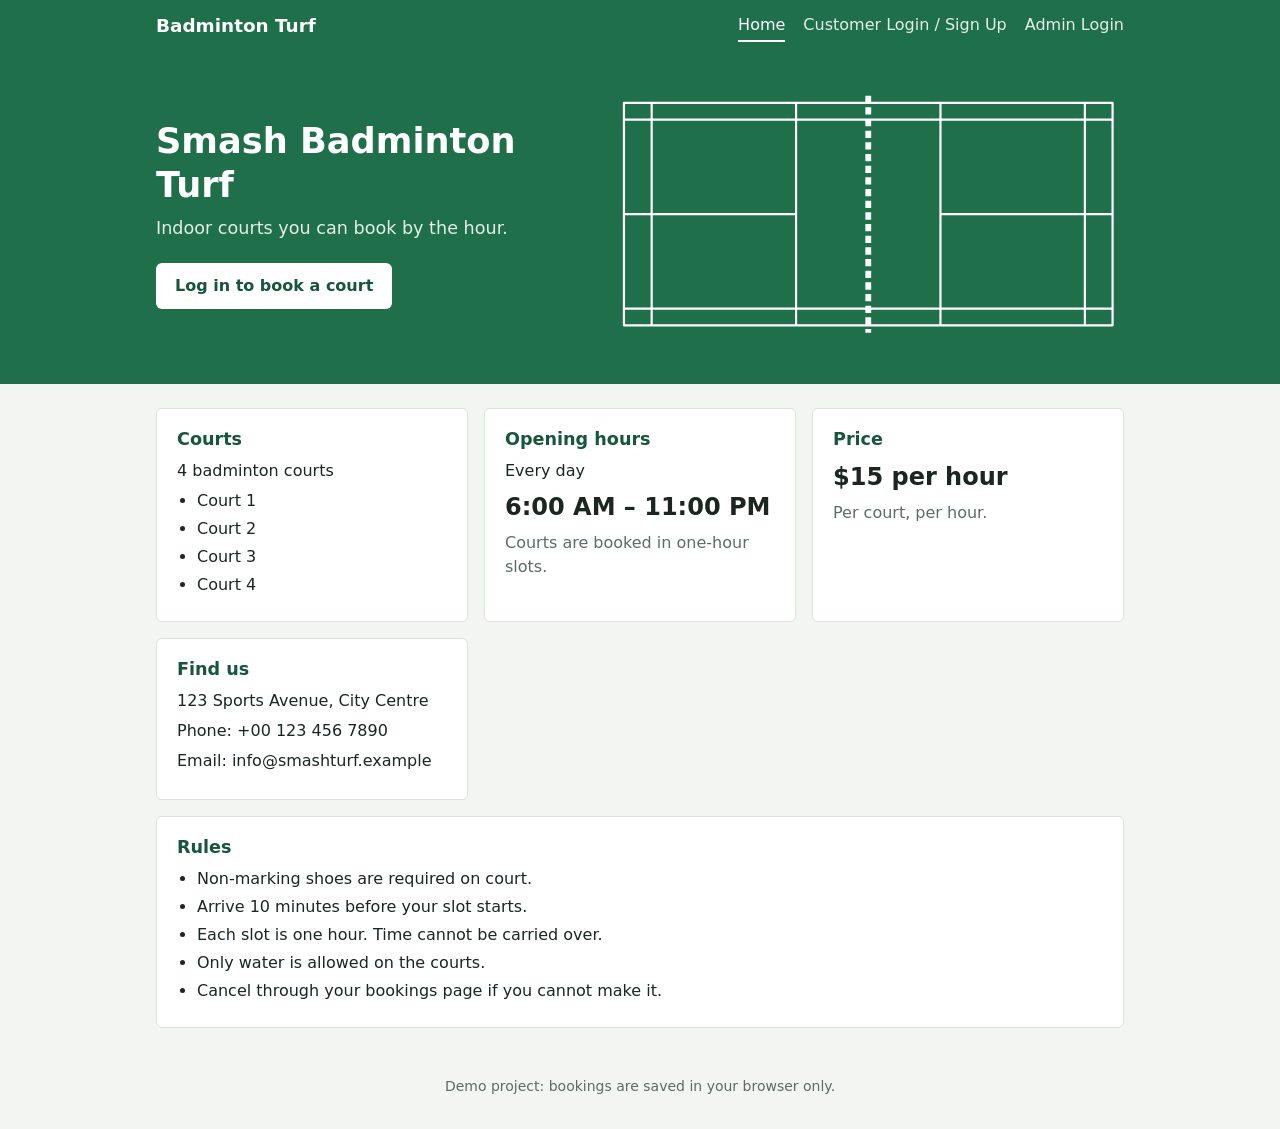
<file: files/index.html>
<!DOCTYPE html>
<html lang="en">
<head>
  <meta charset="UTF-8">
  <meta name="viewport" content="width=device-width, initial-scale=1">
  <title>Badminton Turf</title>
  <link rel="stylesheet" href="common.css">
  <link rel="stylesheet" href="home.css">
</head>
<body>

  <header class="site-header">
    <div class="container header-inner">
      <a href="index.html" class="brand">Badminton Turf</a>
      <nav class="nav">
        <a href="index.html" class="active">Home</a>
        <a href="customer-login.html" id="nav-customer-login">Customer Login / Sign Up</a>
        <a href="booking.html" id="nav-booking" hidden>Book a Slot</a>
        <a href="admin-login.html" id="nav-admin">Admin Login</a>
        <button type="button" class="btn btn-light btn-sm" id="nav-logout" hidden>Logout</button>
      </nav>
    </div>
  </header>

  <!-- Hero: turf name, short line, main call to action, and a court drawing -->
  <section class="hero">
    <div class="container hero-inner">
      <div class="hero-text">
        <h1 id="turf-name">Badminton Turf</h1>
        <p id="turf-tagline"></p>
        <a href="customer-login.html" class="btn btn-hero" id="hero-cta">Log in to book a court</a>
      </div>

      <!-- Doubles court, drawn to scale (13.4 m x 6.1 m) -->
      <svg class="court-drawing" viewBox="-3 -3 140 67" role="img" aria-label="Badminton court layout">
        <g fill="none" stroke="#fff" stroke-width="0.6" stroke-linejoin="round">
          <rect x="0" y="0" width="134" height="61"/>                 <!-- boundary -->
          <line x1="0" y1="4.6" x2="134" y2="4.6"/>                   <!-- singles side lines -->
          <line x1="0" y1="56.4" x2="134" y2="56.4"/>
          <line x1="47.2" y1="0" x2="47.2" y2="61"/>                  <!-- short service lines -->
          <line x1="86.8" y1="0" x2="86.8" y2="61"/>
          <line x1="7.6" y1="0" x2="7.6" y2="61"/>                    <!-- doubles long service lines -->
          <line x1="126.4" y1="0" x2="126.4" y2="61"/>
          <line x1="0" y1="30.5" x2="47.2" y2="30.5"/>                <!-- centre lines -->
          <line x1="86.8" y1="30.5" x2="134" y2="30.5"/>
        </g>
        <line x1="67" y1="-2" x2="67" y2="63" stroke="#fff" stroke-width="1.6" stroke-dasharray="2 1.2"/>  <!-- net -->
      </svg>
    </div>
  </section>

  <main class="container">
    <div class="info-grid">

      <section class="card">
        <h2>Courts</h2>
        <p id="court-count"></p>
        <ul id="court-list"></ul>
      </section>

      <section class="card">
        <h2>Opening hours</h2>
        <p id="open-days"></p>
        <p class="big" id="open-hours"></p>
        <p class="muted">Courts are booked in one-hour slots.</p>
      </section>

      <section class="card">
        <h2>Price</h2>
        <p class="big" id="price"></p>
        <p class="muted">Per court, per hour.</p>
      </section>

      <section class="card">
        <h2>Find us</h2>
        <p id="address"></p>
        <p>Phone: <span id="phone"></span></p>
        <p>Email: <span id="email"></span></p>
      </section>

      <section class="card wide">
        <h2>Rules</h2>
        <ul id="rules-list"></ul>
      </section>

    </div>
  </main>

  <footer class="site-footer">Demo project: bookings are saved in your browser only.</footer>

  <script src="storage.js"></script>
  <script src="utils.js"></script>
  <script src="home.js"></script>
</body>
</html>
</file>
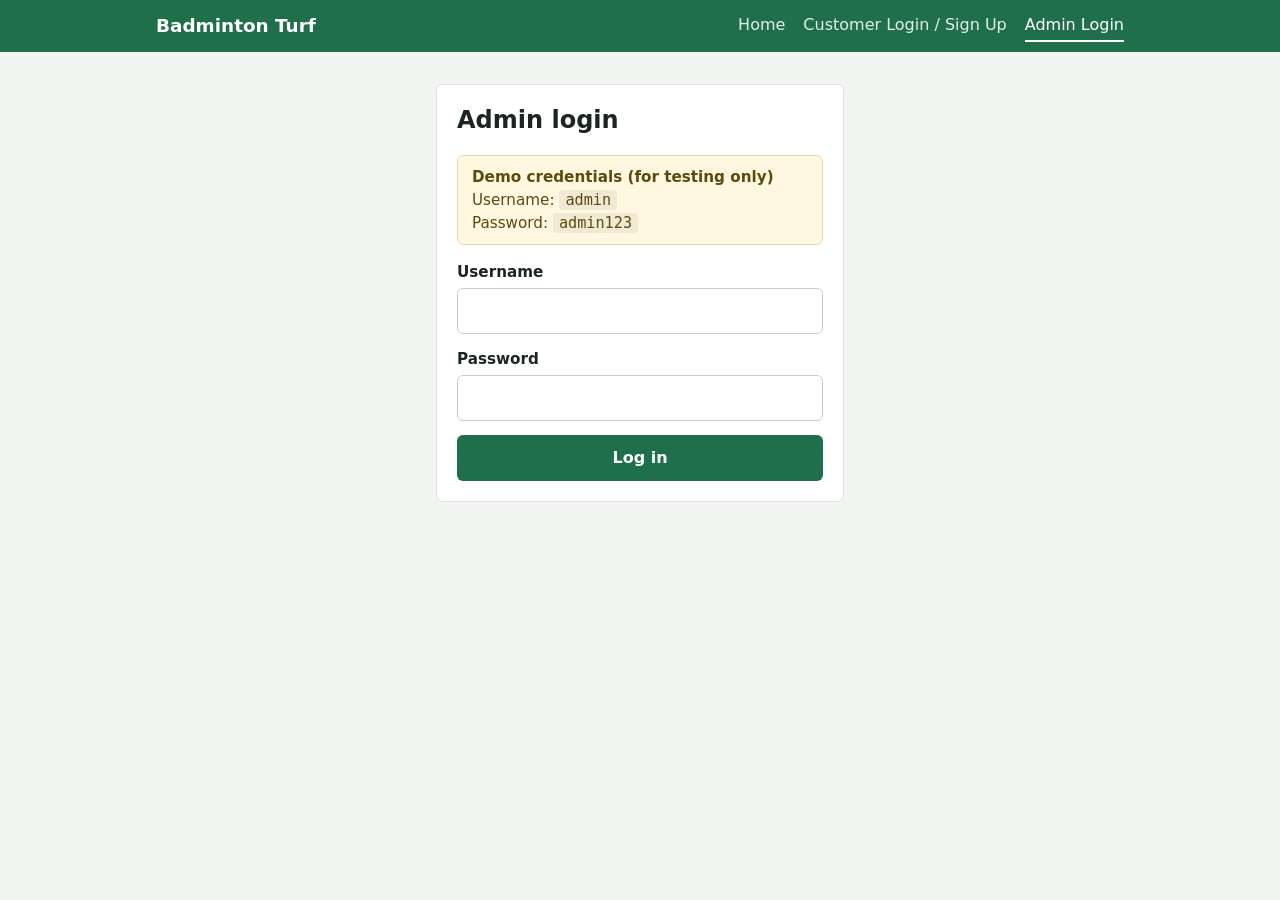
<file: files/admin-dashboard.html>
<!DOCTYPE html>
<html lang="en">
<head>
  <meta charset="UTF-8">
  <meta name="viewport" content="width=device-width, initial-scale=1">
  <title>Admin Dashboard</title>
  <link rel="stylesheet" href="common.css">
  <link rel="stylesheet" href="admin-dashboard.css">
</head>
<body>

  <header class="site-header">
    <div class="container header-inner">
      <a href="admin-dashboard.html" class="brand">Admin Dashboard</a>
      <nav class="nav">
        <a href="index.html">View site</a>
        <span class="nav-user">Logged in as admin</span>
        <button type="button" class="btn btn-light btn-sm" id="logout-btn">Logout</button>
      </nav>
    </div>
  </header>

  <!-- Hidden until admin-dashboard.js confirms an admin is logged in -->
  <main class="container" id="dashboard" hidden>

    <div class="stats">
      <div class="stat"><span class="stat-number" id="stat-total">0</span><span class="stat-label">All bookings</span></div>
      <div class="stat"><span class="stat-number" id="stat-confirmed">0</span><span class="stat-label">Confirmed</span></div>
      <div class="stat"><span class="stat-number" id="stat-completed">0</span><span class="stat-label">Completed</span></div>
      <div class="stat"><span class="stat-number" id="stat-cancelled">0</span><span class="stat-label">Cancelled</span></div>
    </div>

    <section class="card">
      <h2>Bookings</h2>

      <div class="filters">
        <div class="form-group">
          <label for="filter-date">Date</label>
          <input type="date" id="filter-date">
        </div>
        <div class="form-group">
          <label for="filter-status">Status</label>
          <select id="filter-status">
            <option value="">All statuses</option>
            <option value="confirmed">Confirmed</option>
            <option value="completed">Completed</option>
            <option value="cancelled">Cancelled</option>
          </select>
        </div>
        <div class="filter-buttons">
          <button type="button" class="btn btn-secondary" id="filter-today">Today</button>
          <button type="button" class="btn btn-secondary" id="filter-clear">Clear filters</button>
        </div>
      </div>

      <div id="message" class="alert" hidden></div>
      <p class="muted" id="result-count"></p>

      <p class="empty-state" id="no-results" hidden>No bookings match these filters.</p>

      <div class="table-wrap" id="table-wrap" hidden>
        <table class="data-table">
          <thead>
            <tr>
              <th>#</th>
              <th>Customer</th>
              <th>Date</th>
              <th>Time slot</th>
              <th>Court</th>
              <th>Status</th>
              <th>Actions</th>
            </tr>
          </thead>
          <tbody id="bookings-body"></tbody>
        </table>
      </div>
    </section>

  </main>

  <script src="storage.js"></script>
  <script src="utils.js"></script>
  <script src="admin-dashboard.js"></script>
</body>
</html>
</file>
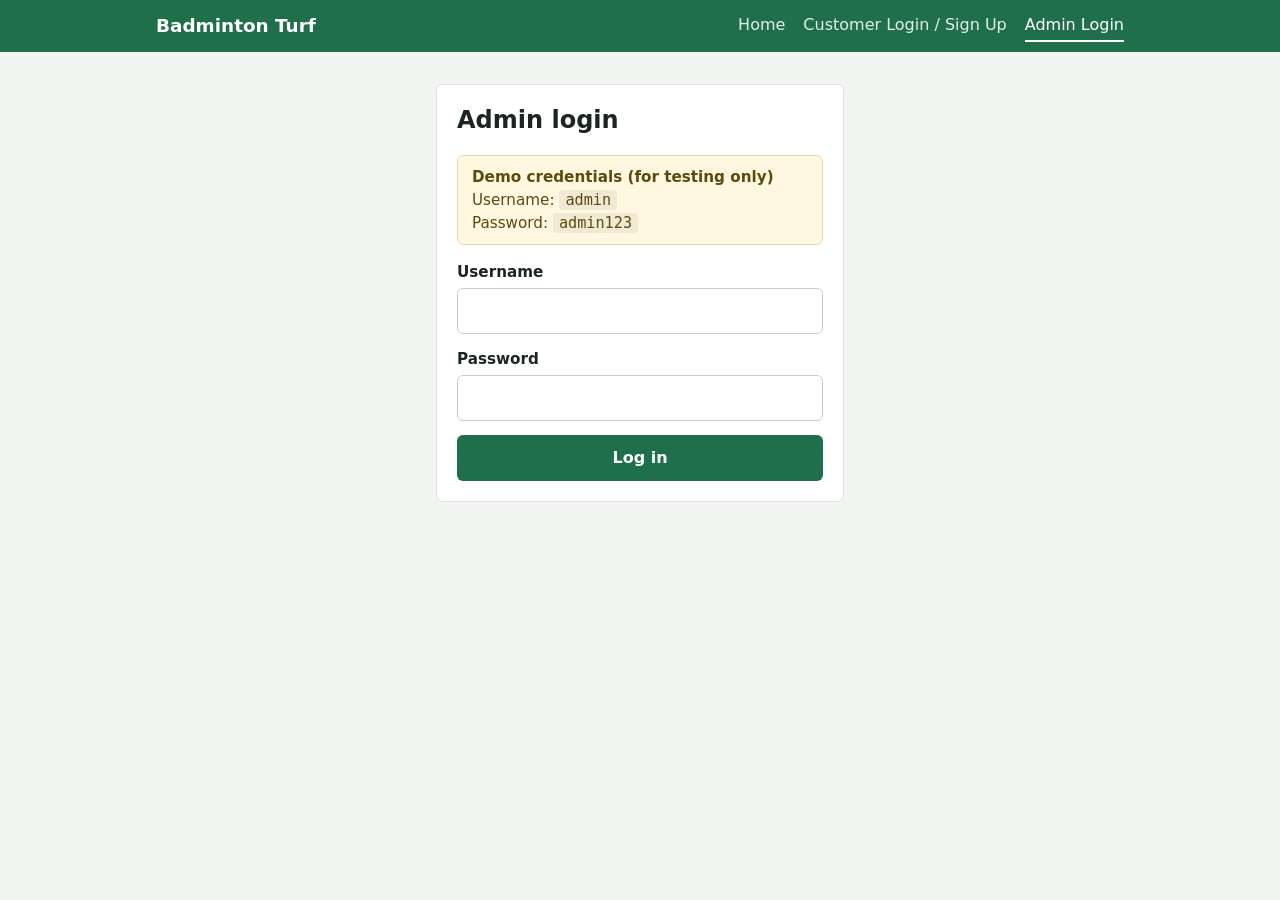
<file: files/admin-login.html>
<!DOCTYPE html>
<html lang="en">
<head>
  <meta charset="UTF-8">
  <meta name="viewport" content="width=device-width, initial-scale=1">
  <title>Admin Login</title>
  <link rel="stylesheet" href="common.css">
  <link rel="stylesheet" href="admin-login.css">
</head>
<body>

  <header class="site-header">
    <div class="container header-inner">
      <a href="index.html" class="brand">Badminton Turf</a>
      <nav class="nav">
        <a href="index.html">Home</a>
        <a href="customer-login.html">Customer Login / Sign Up</a>
        <a href="admin-login.html" class="active">Admin Login</a>
      </nav>
    </div>
  </header>

  <main class="container auth-wrap">
    <div class="card">
      <h2>Admin login</h2>

      <div class="demo-box">
        <strong>Demo credentials (for testing only)</strong><br>
        Username: <code id="demo-username"></code><br>
        Password: <code id="demo-password"></code>
      </div>

      <div id="message" class="alert" hidden></div>

      <form id="admin-form">
        <div class="form-group">
          <label for="admin-username">Username</label>
          <input type="text" id="admin-username" autocomplete="username" required>
        </div>
        <div class="form-group">
          <label for="admin-password">Password</label>
          <input type="password" id="admin-password" autocomplete="current-password" required>
        </div>
        <button type="submit" class="btn btn-primary btn-block">Log in</button>
      </form>
    </div>
  </main>

  <script src="storage.js"></script>
  <script src="utils.js"></script>
  <script src="admin-login.js"></script>
</body>
</html>
</file>
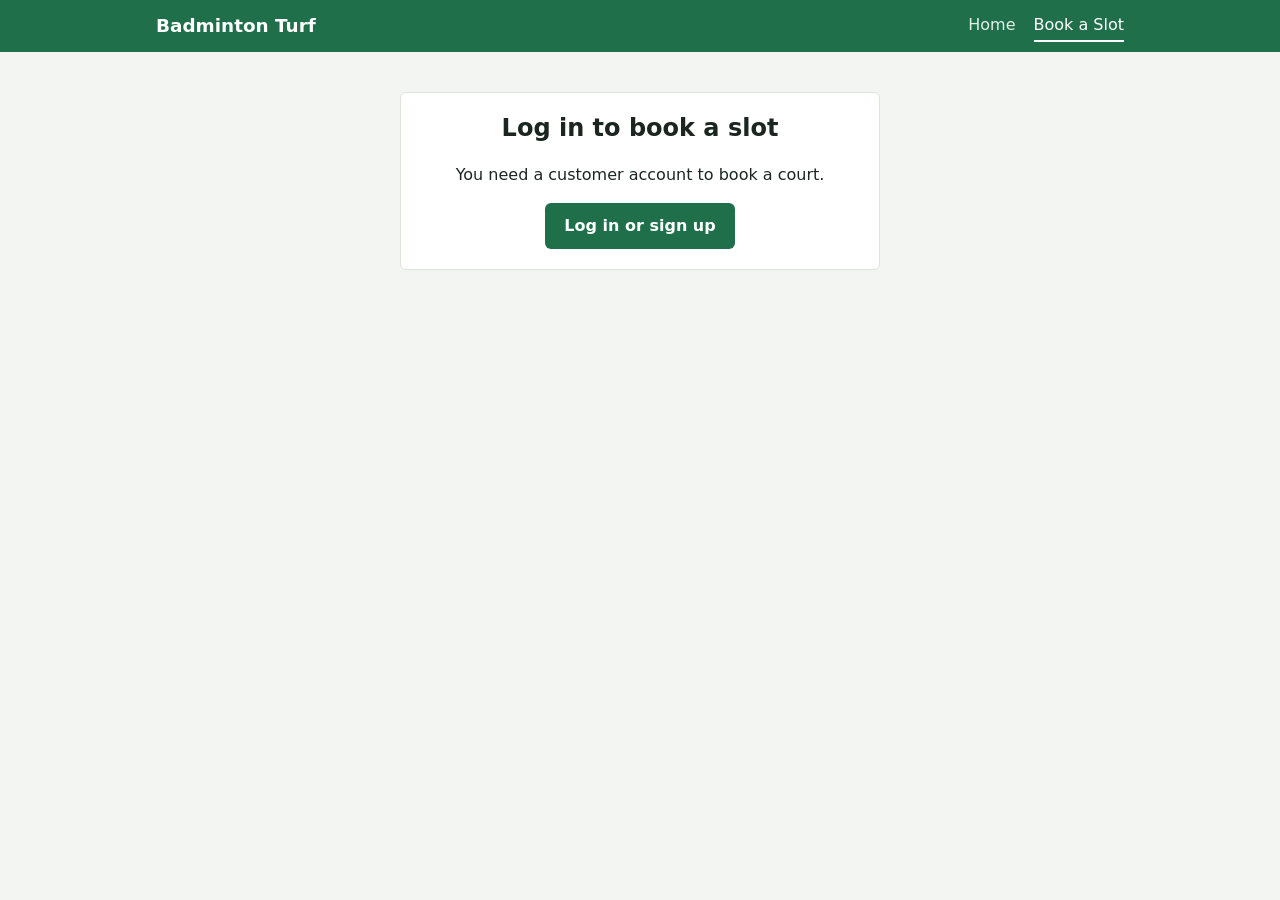
<file: files/booking.html>
<!DOCTYPE html>
<html lang="en">
<head>
  <meta charset="UTF-8">
  <meta name="viewport" content="width=device-width, initial-scale=1">
  <title>Book a Slot</title>
  <link rel="stylesheet" href="common.css">
  <link rel="stylesheet" href="booking.css">
</head>
<body>

  <header class="site-header">
    <div class="container header-inner">
      <a href="index.html" class="brand">Badminton Turf</a>
      <nav class="nav">
        <a href="index.html">Home</a>
        <a href="booking.html" class="active">Book a Slot</a>
        <span class="nav-user" id="nav-user" hidden></span>
        <button type="button" class="btn btn-light btn-sm" id="logout-btn" hidden>Logout</button>
      </nav>
    </div>
  </header>

  <main class="container">

    <!-- Shown only when nobody is logged in -->
    <section class="card login-prompt" id="login-prompt" hidden>
      <h2>Log in to book a slot</h2>
      <p>You need a customer account to book a court.</p>
      <a href="customer-login.html" class="btn btn-primary">Log in or sign up</a>
    </section>

    <!-- Shown only when a customer is logged in -->
    <div id="booking-area" hidden>

      <section class="card">
        <h2>Book a slot</h2>

        <div class="picker-row">
          <div class="form-group">
            <label for="booking-date">Date</label>
            <input type="date" id="booking-date" required>
          </div>
          <div class="form-group">
            <label for="court-select">Court</label>
            <select id="court-select"></select>
          </div>
        </div>

        <div class="legend">
          <span><i class="legend-box available"></i>Available</span>
          <span><i class="legend-box selected"></i>Selected</span>
          <span><i class="legend-box booked"></i>Booked</span>
        </div>

        <div id="slot-grid" class="slot-grid"></div>

        <div id="booking-message" class="alert" hidden></div>

        <div class="summary-bar">
          <span id="summary-text">No slots selected.</span>
          <button type="button" class="btn btn-primary" id="confirm-btn" disabled>Confirm booking</button>
        </div>
      </section>

      <section class="card">
        <h2>Your upcoming bookings</h2>

        <p class="empty-state" id="no-bookings" hidden>You have no upcoming bookings.</p>

        <div class="table-wrap" id="bookings-wrap" hidden>
          <table class="data-table">
            <thead>
              <tr>
                <th>Date</th>
                <th>Time slot</th>
                <th>Court</th>
                <th>Price</th>
                <th></th>
              </tr>
            </thead>
            <tbody id="bookings-body"></tbody>
          </table>
        </div>
      </section>

    </div>
  </main>

  <script src="storage.js"></script>
  <script src="utils.js"></script>
  <script src="booking.js"></script>
</body>
</html>
</file>
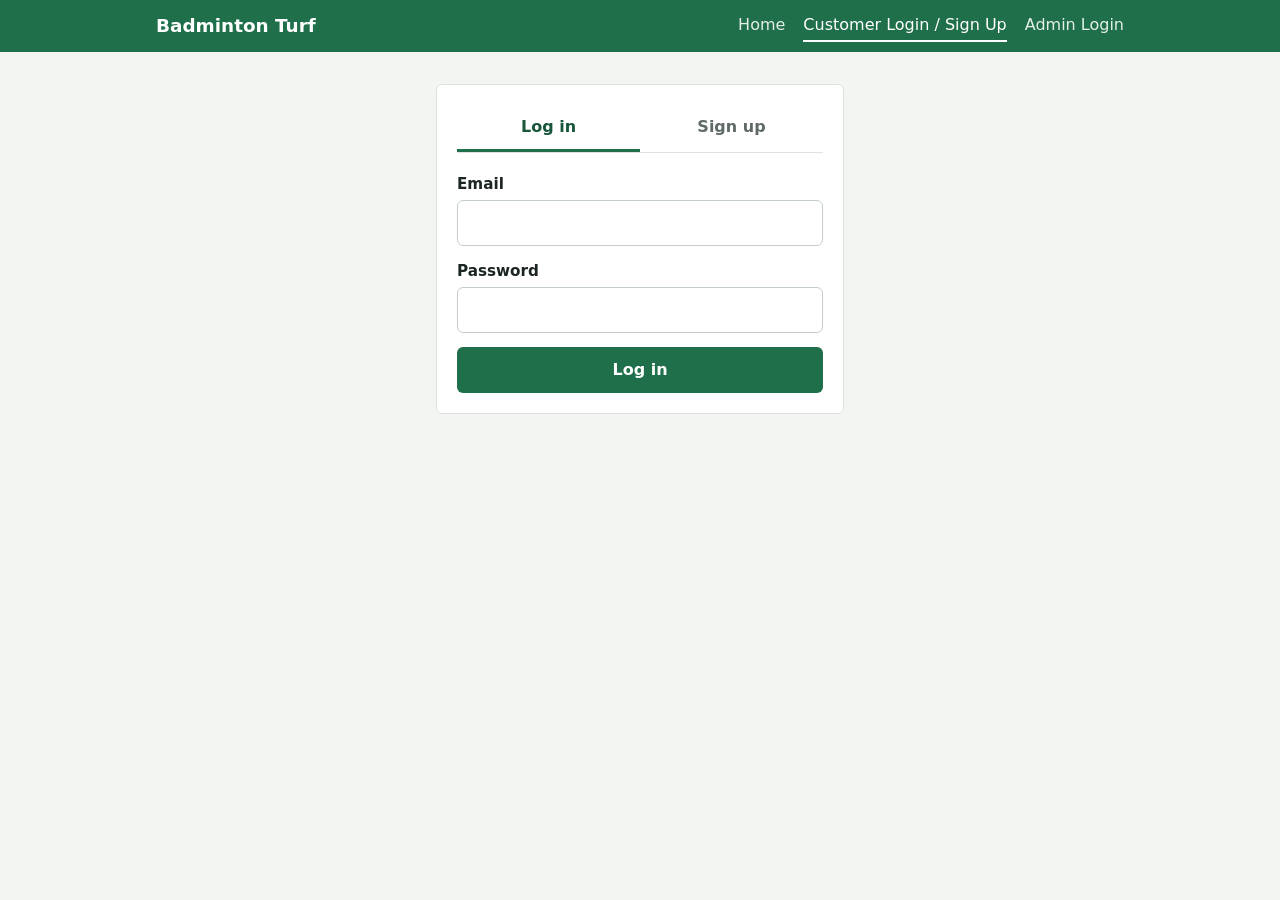
<file: files/customer-login.html>
<!DOCTYPE html>
<html lang="en">
<head>
  <meta charset="UTF-8">
  <meta name="viewport" content="width=device-width, initial-scale=1">
  <title>Customer Login</title>
  <link rel="stylesheet" href="common.css">
  <link rel="stylesheet" href="customer-login.css">
</head>
<body>

  <header class="site-header">
    <div class="container header-inner">
      <a href="index.html" class="brand">Badminton Turf</a>
      <nav class="nav">
        <a href="index.html">Home</a>
        <a href="customer-login.html" class="active">Customer Login / Sign Up</a>
        <a href="admin-login.html">Admin Login</a>
      </nav>
    </div>
  </header>

  <main class="container auth-wrap">
    <div class="card">

      <div class="tabs" role="tablist">
        <button type="button" class="tab active" id="tab-login" role="tab" aria-selected="true">Log in</button>
        <button type="button" class="tab" id="tab-signup" role="tab" aria-selected="false">Sign up</button>
      </div>

      <div id="message" class="alert" hidden></div>

      <!-- Log in -->
      <form id="login-form">
        <div class="form-group">
          <label for="login-email">Email</label>
          <input type="email" id="login-email" autocomplete="email" required>
        </div>
        <div class="form-group">
          <label for="login-password">Password</label>
          <input type="password" id="login-password" autocomplete="current-password" required>
        </div>
        <button type="submit" class="btn btn-primary btn-block">Log in</button>
      </form>

      <!-- Sign up -->
      <form id="signup-form" hidden>
        <div class="form-group">
          <label for="signup-name">Full name</label>
          <input type="text" id="signup-name" autocomplete="name" required>
        </div>
        <div class="form-group">
          <label for="signup-email">Email</label>
          <input type="email" id="signup-email" autocomplete="email" required>
        </div>
        <div class="form-group">
          <label for="signup-phone">Phone (optional)</label>
          <input type="tel" id="signup-phone" autocomplete="tel">
        </div>
        <div class="form-group">
          <label for="signup-password">Password (at least 6 characters)</label>
          <input type="password" id="signup-password" minlength="6" autocomplete="new-password" required>
        </div>
        <div class="form-group">
          <label for="signup-confirm">Confirm password</label>
          <input type="password" id="signup-confirm" minlength="6" autocomplete="new-password" required>
        </div>
        <button type="submit" class="btn btn-primary btn-block">Create account</button>
      </form>

    </div>
  </main>

  <script src="storage.js"></script>
  <script src="utils.js"></script>
  <script src="customer-login.js"></script>
</body>
</html>
</file>
<file: files/common.css>
/* =============================================================================
   common.css — Shared base styles used by every page
   (Page-specific layout lives in home.css, booking.css, etc.)
============================================================================= */

:root {
  --court: #1f6f4a;        /* main brand colour (court green)   */
  --court-dark: #17563a;
  --court-tint: #e6f0e9;   /* light green for hover/selected    */
  --ink: #1c2620;          /* main text                         */
  --muted: #5f6b64;        /* secondary text                    */
  --page: #f2f5f1;         /* page background                   */
  --card: #ffffff;
  --line: #dde4dc;         /* borders                           */
  --danger: #b42318;
  --danger-dark: #8f1c12;
  --radius: 6px;
}

* { box-sizing: border-box; }

/* Makes the HTML `hidden` attribute always win over other display rules */
[hidden] { display: none !important; }

body {
  margin: 0;
  font-family: system-ui, -apple-system, "Segoe UI", Roboto, Arial, sans-serif;
  background: var(--page);
  color: var(--ink);
  line-height: 1.5;
}

a { color: var(--court); }
h1, h2, h3 { line-height: 1.25; }
.muted { color: var(--muted); }

.container { max-width: 1000px; margin: 0 auto; padding: 0 16px; }

/* ---------- Header / navigation ---------- */
.site-header { background: var(--court); color: #fff; }
.header-inner {
  display: flex;
  align-items: center;
  justify-content: space-between;
  flex-wrap: wrap;
  gap: 8px 20px;
  padding-top: 10px;
  padding-bottom: 10px;
}
.brand { color: #fff; font-weight: 700; font-size: 1.15rem; text-decoration: none; }
.nav { display: flex; align-items: center; flex-wrap: wrap; gap: 6px 18px; }
.nav a {
  color: #e3efe7;
  text-decoration: none;
  padding: 3px 0;
  border-bottom: 2px solid transparent;
}
.nav a:hover, .nav a.active { color: #fff; border-bottom-color: #fff; }
.nav-user { color: #e3efe7; font-size: 0.95rem; }

/* ---------- Cards ---------- */
.card {
  background: var(--card);
  border: 1px solid var(--line);
  border-radius: var(--radius);
  padding: 20px;
  margin: 20px 0;
}
.card > h2:first-child { margin-top: 0; }

/* ---------- Buttons ---------- */
.btn {
  display: inline-block;
  padding: 10px 18px;
  border: 1px solid transparent;
  border-radius: var(--radius);
  font: inherit;
  font-weight: 600;
  text-align: center;
  text-decoration: none;
  cursor: pointer;
}
.btn:disabled { opacity: 0.5; cursor: not-allowed; }
.btn-sm { padding: 5px 10px; font-size: 0.875rem; }
.btn-block { display: block; width: 100%; }

.btn-primary { background: var(--court); color: #fff; }
.btn-primary:hover:not(:disabled) { background: var(--court-dark); }

.btn-secondary { background: #fff; color: var(--ink); border-color: #c5cfc7; }
.btn-secondary:hover:not(:disabled) { background: var(--court-tint); }

.btn-danger { background: var(--danger); color: #fff; }
.btn-danger:hover:not(:disabled) { background: var(--danger-dark); }

/* Outlined button for use on the green header */
.btn-light { background: transparent; color: #fff; border-color: rgba(255, 255, 255, 0.7); }
.btn-light:hover:not(:disabled) { background: rgba(255, 255, 255, 0.15); }

/* ---------- Forms ---------- */
.form-group { margin-bottom: 14px; }
.form-group label { display: block; margin-bottom: 4px; font-weight: 600; font-size: 0.95rem; }
.form-group input,
.form-group select {
  width: 100%;
  padding: 10px 12px;
  border: 1px solid #c5cfc7;
  border-radius: var(--radius);
  background: #fff;
  color: var(--ink);
  font: inherit;
}
input:focus-visible, select:focus-visible, button:focus-visible, a:focus-visible {
  outline: 2px solid var(--court);
  outline-offset: 2px;
}
.site-header a:focus-visible, .site-header button:focus-visible { outline-color: #fff; }

/* ---------- Messages ---------- */
.alert {
  padding: 10px 14px;
  margin-bottom: 14px;
  border: 1px solid;
  border-radius: var(--radius);
  font-size: 0.95rem;
}
.alert-error   { background: #fdeceb; border-color: #f3c2be; color: #8f1c12; }
.alert-success { background: #e6f0e9; border-color: #b9d6c4; color: #17563a; }
.alert-info    { background: #eef3f8; border-color: #c9d8e6; color: #284a6b; }

/* ---------- Tables ---------- */
.table-wrap { overflow-x: auto; }
.data-table { width: 100%; border-collapse: collapse; font-size: 0.95rem; }
.data-table th, .data-table td {
  padding: 10px 12px;
  text-align: left;
  vertical-align: middle;
  border-bottom: 1px solid var(--line);
}
.data-table th { background: #f7f9f6; color: var(--muted); font-weight: 600; white-space: nowrap; }
.empty-state { padding: 20px 0; text-align: center; color: var(--muted); }

/* ---------- Status badges ---------- */
.badge {
  display: inline-block;
  padding: 2px 10px;
  border-radius: 999px;
  font-size: 0.85rem;
  font-weight: 600;
}
.badge-confirmed { background: #e3eefb; color: #1d4f8c; }
.badge-completed { background: #e6f0e9; color: #17563a; }
.badge-cancelled { background: #fdeceb; color: #8f1c12; }

/* ---------- Footer ---------- */
.site-footer { padding: 24px 0 32px; text-align: center; color: var(--muted); font-size: 0.875rem; }
</file>
<file: files/home.css>
/* home.css — Home page layout only. Shared styles are in common.css */

/* ---------- Hero ---------- */
.hero { background: var(--court); color: #fff; padding: 40px 0 48px; }
.hero-inner {
  display: grid;
  grid-template-columns: 1fr 1.2fr;
  align-items: center;
  gap: 32px;
}
.hero h1 { margin: 0 0 8px; font-size: 2.2rem; }
.hero p { margin: 0 0 22px; font-size: 1.1rem; color: #e3efe7; max-width: 36ch; }

.btn-hero { background: #fff; color: var(--court-dark); }
.btn-hero:hover { background: var(--court-tint); }

.court-drawing { width: 100%; height: auto; }

/* ---------- Info cards ---------- */
.info-grid {
  display: grid;
  grid-template-columns: repeat(auto-fit, minmax(260px, 1fr));
  gap: 16px;
  margin: 24px 0;
}
.info-grid .card { margin: 0; }
.info-grid .wide { grid-column: 1 / -1; }
.info-grid h2 { font-size: 1.1rem; margin-bottom: 8px; color: var(--court-dark); }
.info-grid p { margin: 0 0 6px; }
.info-grid ul { margin: 0; padding-left: 20px; }
.info-grid li { margin-bottom: 4px; }
.big { font-size: 1.5rem; font-weight: 700; }

@media (max-width: 720px) {
  .hero-inner { grid-template-columns: 1fr; }
  .hero h1 { font-size: 1.8rem; }
}
</file>
<file: files/admin-dashboard.css>
/* admin-dashboard.css — Dashboard layout only. Shared styles are in common.css */

/* Darker header so the admin area looks different from the customer site */
.site-header { background: #22302a; }

/* ---------- Summary numbers ---------- */
.stats {
  display: grid;
  grid-template-columns: repeat(auto-fit, minmax(150px, 1fr));
  gap: 12px;
  margin-top: 20px;
}
.stat {
  display: flex;
  flex-direction: column;
  padding: 14px 16px;
  background: var(--card);
  border: 1px solid var(--line);
  border-radius: var(--radius);
}
.stat-number { font-size: 1.8rem; font-weight: 700; line-height: 1.2; }
.stat-label { color: var(--muted); font-size: 0.9rem; }

/* ---------- Filters ---------- */
.filters {
  display: flex;
  flex-wrap: wrap;
  align-items: flex-end;
  gap: 12px 16px;
  margin-bottom: 8px;
}
.filters .form-group { margin-bottom: 0; min-width: 170px; }
.filter-buttons { display: flex; gap: 8px; }

/* ---------- Table actions ---------- */
.actions { white-space: nowrap; }
.actions .btn + .btn { margin-left: 6px; }
</file>
<file: files/admin-login.css>
/* admin-login.css — Admin login card layout. Shared styles are in common.css */

.auth-wrap { max-width: 440px; margin-top: 32px; }

.demo-box {
  margin-bottom: 16px;
  padding: 10px 14px;
  background: #fff7e0;
  border: 1px solid #ecd9a0;
  border-radius: var(--radius);
  color: #5c4a10;
  font-size: 0.95rem;
}
.demo-box code { background: rgba(0, 0, 0, 0.06); padding: 1px 6px; border-radius: 4px; }
</file>
<file: files/booking.css>
/* booking.css — Booking page layout only. Shared styles are in common.css */

.login-prompt { max-width: 480px; margin: 40px auto; text-align: center; }

/* Date + court pickers side by side */
.picker-row { display: grid; grid-template-columns: 1fr 1fr; gap: 16px; }

/* ---------- Slot grid ---------- */
.slot-grid {
  display: grid;
  grid-template-columns: repeat(auto-fill, minmax(175px, 1fr));
  gap: 8px;
  margin: 8px 0 16px;
}

.slot {
  display: flex;
  flex-direction: column;
  align-items: center;
  gap: 2px;
  padding: 10px 8px;
  background: #fff;
  border: 1px solid var(--court);
  border-radius: var(--radius);
  color: var(--court-dark);
  font: inherit;
  font-size: 0.9rem;
  font-weight: 600;
  cursor: pointer;
}
.slot:hover:not(:disabled) { background: var(--court-tint); }
.slot.selected { background: var(--court); color: #fff; }

.slot.booked {
  background: #fdeceb;
  border-color: #f3c2be;
  color: #8f1c12;
  cursor: not-allowed;
}
.slot.past {
  background: #eef0ee;
  border-color: var(--line);
  color: #8a948d;
  cursor: not-allowed;
}
.slot-note { font-size: 0.75rem; font-weight: 400; }

/* ---------- Legend ---------- */
.legend { display: flex; flex-wrap: wrap; gap: 16px; margin-bottom: 8px; font-size: 0.875rem; color: var(--muted); }
.legend-box {
  display: inline-block;
  width: 12px;
  height: 12px;
  margin-right: 6px;
  vertical-align: middle;
  border: 1px solid var(--court);
  border-radius: 3px;
}
.legend-box.available { background: #fff; }
.legend-box.selected { background: var(--court); }
.legend-box.booked { background: #fdeceb; border-color: #f3c2be; }

/* ---------- Summary + confirm ---------- */
.summary-bar {
  display: flex;
  align-items: center;
  justify-content: space-between;
  flex-wrap: wrap;
  gap: 12px;
  padding: 12px 14px;
  background: #f7f9f6;
  border: 1px solid var(--line);
  border-radius: var(--radius);
}

@media (max-width: 560px) {
  .picker-row { grid-template-columns: 1fr; gap: 0; }
}
</file>
<file: files/customer-login.css>
/* customer-login.css — Login / sign-up card layout. Shared styles are in common.css */

.auth-wrap { max-width: 440px; margin-top: 32px; }

.tabs { display: flex; margin-bottom: 20px; border-bottom: 1px solid var(--line); }
.tab {
  flex: 1;
  padding: 10px;
  background: none;
  border: none;
  border-bottom: 3px solid transparent;
  color: var(--muted);
  font: inherit;
  font-weight: 600;
  cursor: pointer;
}
.tab:hover { color: var(--ink); }
.tab.active { color: var(--court-dark); border-bottom-color: var(--court); }
</file>
